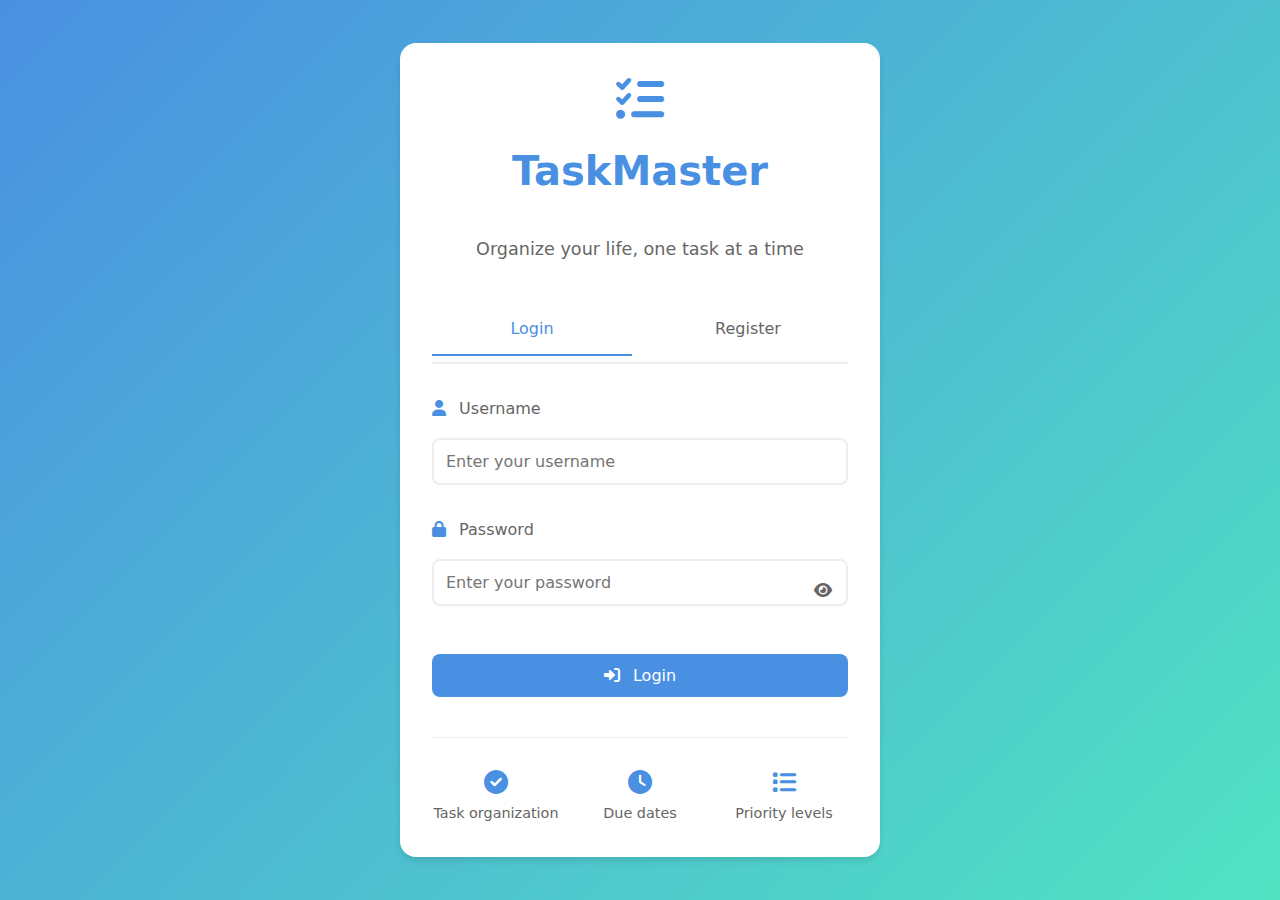
<file: index.html>
<!DOCTYPE html>
<html lang="en">
<head>
  <meta charset="UTF-8" />
  <meta name="viewport" content="width=device-width, initial-scale=1.0"/>
  <title>TaskMaster - Your Personal Task Manager</title>
  <link rel="stylesheet" href="styles.css" />
  <link rel="stylesheet" href="https://cdnjs.cloudflare.com/ajax/libs/font-awesome/6.0.0/css/all.min.css">
</head>
<body>
  <div class="auth-container">
    <div class="auth-box">
      <div class="auth-header">
        <i class="fas fa-tasks app-icon"></i>
        <h1>TaskMaster</h1>
        <p class="tagline">Organize your life, one task at a time</p>
      </div>

      <div class="auth-tabs">
        <button class="auth-tab active" onclick="switchTab('login')">Login</button>
        <button class="auth-tab" onclick="switchTab('register')">Register</button>
      </div>

      <div id="loginForm" class="auth-form active">
        <div class="input-group">
          <label for="loginUsername">
            <i class="fas fa-user"></i>
            Username
          </label>
          <input type="text" id="loginUsername" placeholder="Enter your username" />
        </div>

        <div class="input-group">
          <label for="loginPassword">
            <i class="fas fa-lock"></i>
            Password
          </label>
          <div class="password-input">
            <input type="password" id="loginPassword" placeholder="Enter your password" />
            <button class="toggle-password" onclick="togglePassword('loginPassword')">
              <i class="fas fa-eye"></i>
            </button>
          </div>
        </div>

        <button onclick="login()" class="auth-button">
          <i class="fas fa-sign-in-alt"></i>
          Login
        </button>
      </div>

      <div id="registerForm" class="auth-form">
        <div class="input-group">
          <label for="registerUsername">
            <i class="fas fa-user"></i>
            Username
          </label>
          <input type="text" id="registerUsername" placeholder="Choose a username" />
          <small class="input-hint">Username must be at least 3 characters long</small>
        </div>

        <div class="input-group">
          <label for="registerPassword">
            <i class="fas fa-lock"></i>
            Password
          </label>
          <div class="password-input">
            <input type="password" id="registerPassword" placeholder="Choose a password" onkeyup="checkPasswordStrength(this.value)" />
            <button class="toggle-password" onclick="togglePassword('registerPassword')">
              <i class="fas fa-eye"></i>
            </button>
          </div>
          <div class="password-strength">
            <div class="strength-meter">
              <div id="strengthBar" class="strength-bar"></div>
            </div>
            <small id="strengthText" class="strength-text">Password strength</small>
          </div>
          <div class="password-requirements">
            <small><i class="fas fa-check-circle"></i> At least 8 characters</small>
            <small><i class="fas fa-check-circle"></i> Contains numbers</small>
            <small><i class="fas fa-check-circle"></i> Contains special characters</small>
            <small><i class="fas fa-check-circle"></i> Contains uppercase & lowercase</small>
          </div>
        </div>

        <button onclick="register()" class="auth-button">
          <i class="fas fa-user-plus"></i>
          Create Account
        </button>
      </div>

      <div id="error" class="error"></div>

      <div class="auth-footer">
        <div class="features">
          <div class="feature">
            <i class="fas fa-check-circle"></i>
            <span>Task organization</span>
          </div>
          <div class="feature">
            <i class="fas fa-clock"></i>
            <span>Due dates</span>
          </div>
          <div class="feature">
            <i class="fas fa-list"></i>
            <span>Priority levels</span>
          </div>
        </div>
      </div>
    </div>
  </div>

  <script src="script.js"></script>
</body>
</html>
</file>
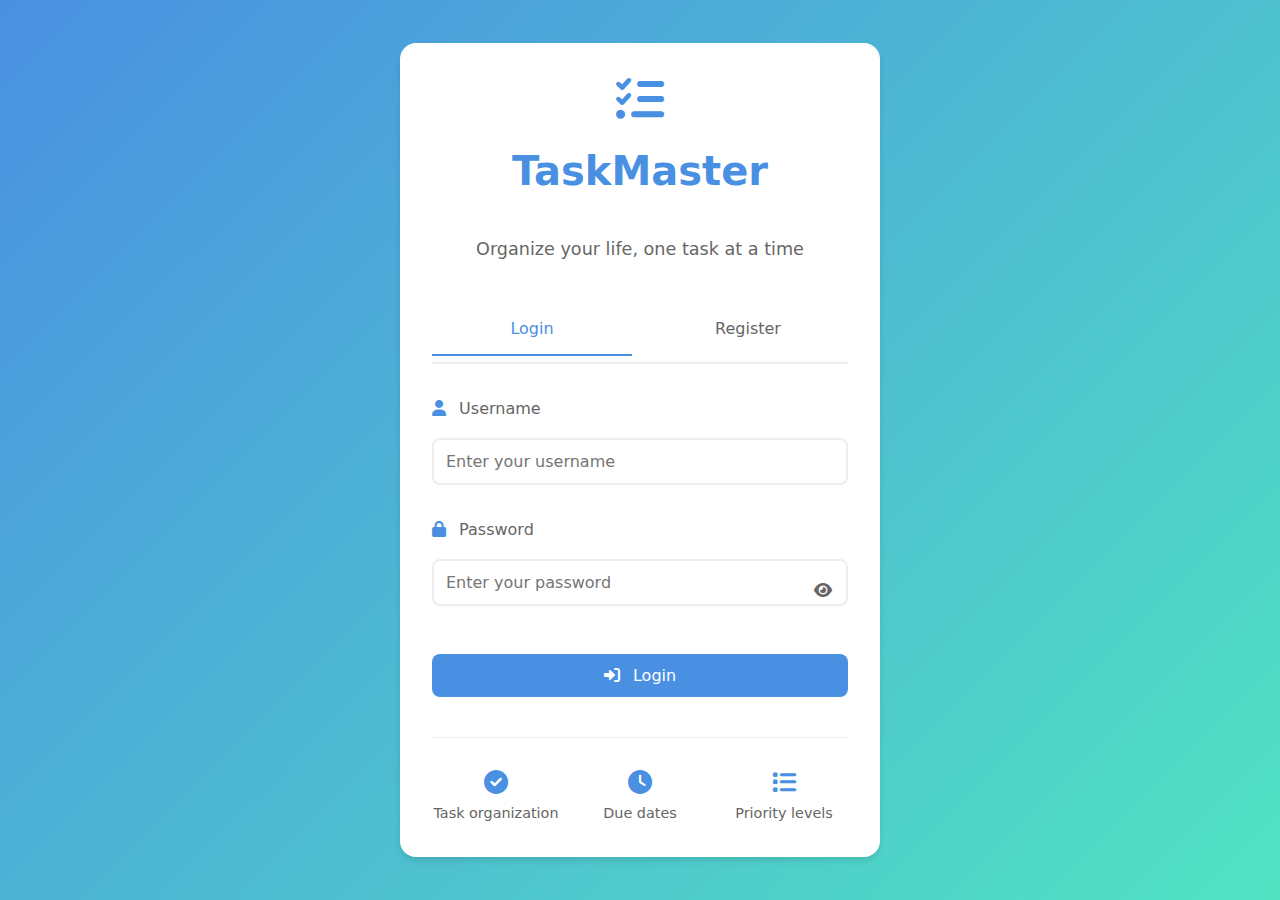
<file: dashboard.html>
<!DOCTYPE html>
<html lang="en">
<head>
  <meta charset="UTF-8" />
  <meta name="viewport" content="width=device-width, initial-scale=1.0"/>
  <title>TaskMaster Dashboard</title>
  <link rel="stylesheet" href="styles.css" />
  <link rel="stylesheet" href="https://cdnjs.cloudflare.com/ajax/libs/font-awesome/6.0.0/css/all.min.css">
</head>
<body>
  <div class="dashboard-container">
    <!-- Sidebar -->
    <aside class="sidebar">
      <div class="sidebar-header">
        <i class="fas fa-tasks app-icon"></i>
        <h2>TaskMaster</h2>
      </div>
      
      <nav class="sidebar-nav">
        <a href="#" class="nav-item active">
          <i class="fas fa-home"></i>
          <span>Dashboard</span>
        </a>
        <a href="#" class="nav-item" onclick="filterByCategory('personal')">
          <i class="fas fa-user"></i>
          <span>Personal</span>
        </a>
        <a href="#" class="nav-item" onclick="filterByCategory('work')">
          <i class="fas fa-briefcase"></i>
          <span>Work</span>
        </a>
        <a href="#" class="nav-item" onclick="filterByCategory('shopping')">
          <i class="fas fa-shopping-cart"></i>
          <span>Shopping</span>
        </a>
        <a href="#" class="nav-item" onclick="filterByCategory('health')">
          <i class="fas fa-heart"></i>
          <span>Health</span>
        </a>
      </nav>

      <div class="sidebar-footer">
        <div class="user-info">
          <i class="fas fa-user-circle"></i>
          <span id="userDisplay"></span>
        </div>
        <button onclick="logout()" class="logout-btn">
          <i class="fas fa-sign-out-alt"></i>
          <span>Logout</span>
        </button>
      </div>
    </aside>

    <!-- Main Content -->
    <main class="main-content">
      <header class="dashboard-header">
        <div class="header-search">
          <i class="fas fa-search"></i>
          <input type="text" id="searchInput" placeholder="Search tasks..." onkeyup="searchTasks()">
        </div>
        <div class="header-actions">
          <button class="sort-btn" onclick="toggleSortMenu()">
            <i class="fas fa-sort"></i>
            Sort
          </button>
          <div class="sort-menu" id="sortMenu">
            <a href="#" onclick="sortTasks('dueDate')">By Due Date</a>
            <a href="#" onclick="sortTasks('priority')">By Priority</a>
            <a href="#" onclick="sortTasks('category')">By Category</a>
            <a href="#" onclick="sortTasks('status')">By Status</a>
          </div>
        </div>
      </header>

      <div class="dashboard-stats">
        <div class="stat-card">
          <div class="stat-icon">
            <i class="fas fa-tasks"></i>
          </div>
          <div class="stat-info">
            <span id="totalTasks">0</span>
            <label>Total Tasks</label>
          </div>
        </div>
        <div class="stat-card">
          <div class="stat-icon completed">
            <i class="fas fa-check-circle"></i>
          </div>
          <div class="stat-info">
            <span id="completedTasks">0</span>
            <label>Completed</label>
          </div>
        </div>
        <div class="stat-card">
          <div class="stat-icon pending">
            <i class="fas fa-clock"></i>
          </div>
          <div class="stat-info">
            <span id="pendingTasks">0</span>
            <label>Pending</label>
          </div>
        </div>
        <div class="stat-card">
          <div class="stat-icon urgent">
            <i class="fas fa-exclamation-circle"></i>
          </div>
          <div class="stat-info">
            <span id="urgentTasks">0</span>
            <label>Urgent</label>
          </div>
        </div>
      </div>

      <div class="task-controls">
        <button class="add-task-btn" onclick="showAddTaskModal()">
          <i class="fas fa-plus"></i>
          Add New Task
        </button>
        <div class="view-controls">
          <button class="view-btn active" onclick="switchView('grid')">
            <i class="fas fa-th-large"></i>
          </button>
          <button class="view-btn" onclick="switchView('list')">
            <i class="fas fa-list"></i>
          </button>
        </div>
      </div>

      <div class="filters">
        <button class="filter-button active" onclick="filterTasks('all')">All</button>
        <button class="filter-button" onclick="filterTasks('active')">Active</button>
        <button class="filter-button" onclick="filterTasks('completed')">Completed</button>
        <button class="filter-button" onclick="filterTasks('urgent')">Urgent</button>
      </div>

      <div id="taskList" class="task-grid">
        <!-- Tasks will be dynamically added here -->
      </div>
    </main>
  </div>

  <!-- Add/Edit Task Modal -->
  <div id="taskModal" class="modal">
    <div class="modal-content">
      <div class="modal-header">
        <h3 id="modalTitle">Add New Task</h3>
        <button class="close-btn" onclick="closeModal()">
          <i class="fas fa-times"></i>
        </button>
      </div>
      <div class="modal-body">
        <div class="input-group">
          <label>Task Title</label>
          <input type="text" id="taskInput" placeholder="Enter task title">
        </div>
        <div class="input-group">
          <label>Description</label>
          <textarea id="taskDescription" placeholder="Enter task description"></textarea>
        </div>
        <div class="form-row">
          <div class="input-group">
            <label>Due Date</label>
            <input type="date" id="dueDate">
          </div>
          <div class="input-group">
            <label>Priority</label>
            <select id="priority">
              <option value="low">Low Priority</option>
              <option value="medium">Medium Priority</option>
              <option value="high">High Priority</option>
            </select>
          </div>
        </div>
        <div class="form-row">
          <div class="input-group">
            <label>Category</label>
            <select id="category">
              <option value="personal">Personal</option>
              <option value="work">Work</option>
              <option value="shopping">Shopping</option>
              <option value="health">Health</option>
            </select>
          </div>
          <div class="input-group">
            <label>Status</label>
            <select id="status">
              <option value="pending">Pending</option>
              <option value="in-progress">In Progress</option>
              <option value="completed">Completed</option>
            </select>
          </div>
        </div>
      </div>
      <div class="modal-footer">
        <button class="secondary-btn" onclick="closeModal()">Cancel</button>
        <button class="primary-btn" onclick="saveTask()">Save Task</button>
      </div>
    </div>
  </div>

  <!-- Task Template -->
  <template id="taskTemplate">
    <div class="task-card">
      <div class="task-header">
        <div class="task-category">
          <i class="fas"></i>
          <span></span>
        </div>
        <div class="task-actions">
          <button class="edit-btn" title="Edit">
            <i class="fas fa-edit"></i>
          </button>
          <button class="delete-btn" title="Delete">
            <i class="fas fa-trash"></i>
          </button>
        </div>
      </div>
      <div class="task-body">
        <h3 class="task-title"></h3>
        <p class="task-description"></p>
        <div class="task-meta">
          <span class="due-date">
            <i class="fas fa-calendar"></i>
            <span></span>
          </span>
          <span class="task-priority">
            <i class="fas fa-flag"></i>
            <span></span>
          </span>
        </div>
      </div>
      <div class="task-footer">
        <div class="task-status">
          <span class="status-dot"></span>
          <span class="status-text"></span>
        </div>
        <label class="checkbox">
          <input type="checkbox" class="task-checkbox">
          <span class="checkmark"></span>
        </label>
      </div>
    </div>
  </template>

  <script src="script.js"></script>
</body>
</html>
</file>
<file: styles.css>
:root {
    --primary-color: #4A90E2;
    --secondary-color: #50E3C2;
    --background-color: #f5f6fa;
    --text-color: #2c3e50;
    --error-color: #e74c3c;
    --success-color: #2ecc71;
    --shadow: 0 4px 6px rgba(0, 0, 0, 0.1);
    }

    * {
    margin: 0;
    padding: 0;
    box-sizing: border-box;
    font-family: 'Segoe UI', system-ui, -apple-system, sans-serif;
    }

    body {
    background: var(--background-color);
    color: var(--text-color);
    line-height: 1.6;
    }

    .container {
    max-width: 480px;
    margin: 2rem auto;
    padding: 2rem;
    background: white;
    border-radius: 12px;
    box-shadow: var(--shadow);
    }

    h1 {
    color: var(--primary-color);
    text-align: center;
    margin-bottom: 2rem;
    font-size: 2.5rem;
    }

    input {
    width: 100%;
    padding: 12px;
    margin: 8px 0;
    border: 2px solid #eee;
    border-radius: 8px;
    font-size: 1rem;
    transition: border-color 0.3s ease;
    }

    input:focus {
    outline: none;
    border-color: var(--primary-color);
    }

    button {
    width: 100%;
    padding: 12px;
    margin: 8px 0;
    border: none;
    border-radius: 8px;
    background: var(--primary-color);
    color: white;
    font-size: 1rem;
    cursor: pointer;
    transition: transform 0.2s ease, background-color 0.2s ease;
    }

    button:hover {
    transform: translateY(-2px);
    background: #357ABD;
    }

    button.secondary {
    background: white;
    border: 2px solid var(--primary-color);
    color: var(--primary-color);
    }

    button.secondary:hover {
    background: #f8f9fa;
    }

    .error {
    color: var(--error-color);
    text-align: center;
    margin-top: 1rem;
    }

    p {
    text-align: center;
    margin: 1rem 0;
    color: #666;
    }

    /* Dashboard specific styles */
    .task-list {
    margin-top: 2rem;
    }

    .task-item {
    display: flex;
    align-items: center;
    padding: 1rem;
    margin: 8px 0;
    background: white;
    border-radius: 8px;
    box-shadow: 0 2px 4px rgba(0, 0, 0, 0.05);
    }

    .task-item.completed {
    opacity: 0.7;
    }

    .task-checkbox {
    margin-right: 1rem;
    width: 20px;
    height: 20px;
    }

    .task-content {
    flex-grow: 1;
    }

    .task-title {
    font-weight: 500;
    }

    .task-due-date {
    font-size: 0.85rem;
    color: #666;
    }

    .task-actions {
    display: flex;
    gap: 0.5rem;
    }

    .task-priority {
    padding: 4px 8px;
    border-radius: 4px;
    font-size: 0.85rem;
    font-weight: 500;
    }

    .priority-high {
    background: #ffe0e0;
    color: #d63031;
    }

    .priority-medium {
    background: #fff3cd;
    color: #856404;
    }

    .priority-low {
    background: #e0f3ff;
    color: #0984e3;
    }

    .filters {
    display: flex;
    gap: 1rem;
    margin-bottom: 1rem;
    }

    .filter-button {
    flex: 1;
    padding: 8px;
    font-size: 0.9rem;
    }

    .header {
    display: flex;
    justify-content: space-between;
    align-items: center;
    margin-bottom: 2rem;
    }

    .task-input {
    display: grid;
    grid-template-columns: 2fr 1fr 1fr;
    gap: 1rem;
    margin-bottom: 2rem;
    }

    .task-stats {
    display: grid;
    grid-template-columns: repeat(3, 1fr);
    gap: 1rem;
    margin: 2rem 0;
    text-align: center;
    }

    .stat {
    background: white;
    padding: 1rem;
    border-radius: 8px;
    box-shadow: var(--shadow);
    }

    .stat span {
    font-size: 2rem;
    font-weight: bold;
    color: var(--primary-color);
    display: block;
    }

    .stat label {
    color: #666;
    font-size: 0.9rem;
    }

    .task-item {
    display: flex;
    align-items: center;
    padding: 1rem;
    margin: 8px 0;
    background: white;
    border-radius: 8px;
    box-shadow: var(--shadow);
    transition: transform 0.2s ease, opacity 0.2s ease;
    }

    .task-item:hover {
    transform: translateY(-2px);
    }

    .task-item.completed .task-title {
    text-decoration: line-through;
    color: #666;
    }

    .task-checkbox {
    margin-right: 1rem;
    width: 20px;
    height: 20px;
    accent-color: var(--primary-color);
    }

    .task-content {
    flex-grow: 1;
    margin-right: 1rem;
    }

    .task-title {
    font-weight: 500;
    margin-bottom: 0.25rem;
    }

    .task-due-date {
    font-size: 0.85rem;
    color: #666;
    }

    .task-actions {
    display: flex;
    gap: 0.5rem;
    }

    .task-actions button {
    padding: 0.5rem;
    margin: 0;
    background: transparent;
    color: #666;
    border: 1px solid #eee;
    }

    .task-actions button:hover {
    background: #f8f9fa;
    color: var(--primary-color);
    transform: none;
    }

    .edit-btn, .delete-btn {
    width: 40px;
    height: 40px;
    }

    .delete-btn:hover {
    color: var(--error-color) !important;
    border-color: var(--error-color);
    }

    /* Priority styles */
    .priority-high {
    border-left: 4px solid var(--error-color);
    }

    .priority-medium {
    border-left: 4px solid #f1c40f;
    }

    .priority-low {
    border-left: 4px solid var(--success-color);
    }

    /* Responsive design */
    @media (max-width: 768px) {
    .container {
        margin: 1rem;
        padding: 1rem;
    }

    .task-input {
        grid-template-columns: 1fr;
    }

    .task-stats {
        grid-template-columns: 1fr;
    }

    .task-actions {
        flex-direction: column;
    }
    }

    /* Authentication specific styles */
    .auth-container {
    min-height: 100vh;
    display: flex;
    align-items: center;
    justify-content: center;
    padding: 2rem;
    background: linear-gradient(135deg, var(--primary-color), var(--secondary-color));
    }

    .auth-box {
    width: 100%;
    max-width: 480px;
    background: white;
    border-radius: 16px;
    box-shadow: var(--shadow);
    padding: 2rem;
    }

    .auth-header {
    text-align: center;
    margin-bottom: 2rem;
    }

    .app-icon {
    font-size: 3rem;
    color: var(--primary-color);
    margin-bottom: 1rem;
    }

    .tagline {
    color: #666;
    font-size: 1.1rem;
    margin-top: 0.5rem;
    }

    .auth-tabs {
    display: flex;
    gap: 1rem;
    margin-bottom: 2rem;
    border-bottom: 2px solid #eee;
    }

    .auth-tab {
    flex: 1;
    background: none;
    border: none;
    padding: 1rem;
    color: #666;
    font-size: 1rem;
    cursor: pointer;
    position: relative;
    transition: color 0.3s ease;
    }

    .auth-tab:hover {
    color: var(--primary-color);
    }

    .auth-tab.active {
    color: var(--primary-color);
    }

    .auth-tab.active::after {
    content: '';
    position: absolute;
    bottom: -2px;
    left: 0;
    width: 100%;
    height: 2px;
    background: var(--primary-color);
    }

    .auth-form {
    display: none;
    }

    .auth-form.active {
    display: block;
    }

    .input-group {
    margin-bottom: 1.5rem;
    }

    .input-group label {
    display: block;
    margin-bottom: 0.5rem;
    color: #666;
    font-weight: 500;
    }

    .input-group label i {
    margin-right: 0.5rem;
    color: var(--primary-color);
    }

    .input-hint {
    display: block;
    margin-top: 0.25rem;
    color: #666;
    font-size: 0.85rem;
    }

    .password-input {
    position: relative;
    }

    .toggle-password {
    position: absolute;
    right: 1rem;
    top: 50%;
    transform: translateY(-50%);
    background: none;
    border: none;
    padding: 0;
    color: #666;
    cursor: pointer;
    width: auto;
    }

    .toggle-password:hover {
    color: var(--primary-color);
    transform: translateY(-50%);
    }

    .password-strength {
    margin-top: 0.5rem;
    }

    .strength-meter {
    height: 4px;
    background: #eee;
    border-radius: 2px;
    margin-bottom: 0.25rem;
    }

    .strength-bar {
    height: 100%;
    width: 0;
    background: var(--error-color);
    border-radius: 2px;
    transition: all 0.3s ease;
    }

    .strength-bar.weak {
    width: 33%;
    background: var(--error-color);
    }

    .strength-bar.medium {
    width: 66%;
    background: #f1c40f;
    }

    .strength-bar.strong {
    width: 100%;
    background: var(--success-color);
    }

    .strength-text {
    color: #666;
    font-size: 0.85rem;
    }

    .password-requirements {
    margin-top: 0.5rem;
    display: grid;
    grid-template-columns: 1fr 1fr;
    gap: 0.5rem;
    }

    .password-requirements small {
    color: #666;
    font-size: 0.85rem;
    }

    .password-requirements small i {
    color: #ccc;
    margin-right: 0.25rem;
    }

    .password-requirements small i.valid {
    color: var(--success-color);
    }

    .auth-button {
    margin-top: 1rem;
    }

    .auth-button i {
    margin-right: 0.5rem;
    }

    .auth-footer {
    margin-top: 2rem;
    padding-top: 2rem;
    border-top: 1px solid #eee;
    }

    .features {
    display: grid;
    grid-template-columns: repeat(3, 1fr);
    gap: 1rem;
    text-align: center;
    }

    .feature {
    display: flex;
    flex-direction: column;
    align-items: center;
    gap: 0.5rem;
    }

    .feature i {
    font-size: 1.5rem;
    color: var(--primary-color);
    }

    .feature span {
    font-size: 0.9rem;
    color: #666;
    }

    @media (max-width: 480px) {
    .auth-box {
        padding: 1.5rem;
    }

    .password-requirements {
        grid-template-columns: 1fr;
    }

    .features {
        grid-template-columns: 1fr;
    }
    }

    /* Dashboard Layout */
    .dashboard-container {
        display: grid;
        grid-template-columns: 250px 1fr;
        min-height: 100vh;
    }

    /* Sidebar */
    .sidebar {
        background: white;
        padding: 2rem;
        border-right: 1px solid #eee;
        display: flex;
        flex-direction: column;
    }

    .sidebar-header {
        display: flex;
        align-items: center;
        gap: 1rem;
        margin-bottom: 2rem;
    }

    .sidebar-header h2 {
        color: var(--primary-color);
        font-size: 1.5rem;
    }

    .sidebar-nav {
        display: flex;
        flex-direction: column;
        gap: 0.5rem;
        flex-grow: 1;
    }

    .nav-item {
        display: flex;
        align-items: center;
        gap: 1rem;
        padding: 0.75rem 1rem;
        color: #666;
        text-decoration: none;
        border-radius: 8px;
        transition: all 0.3s ease;
    }

    .nav-item:hover {
        background: #f8f9fa;
        color: var(--primary-color);
    }

    .nav-item.active {
        background: var(--primary-color);
        color: white;
    }

    .sidebar-footer {
        margin-top: auto;
        padding-top: 1rem;
        border-top: 1px solid #eee;
    }

    .user-info {
        display: flex;
        align-items: center;
        gap: 0.5rem;
        margin-bottom: 1rem;
    }

    .user-info i {
        font-size: 1.5rem;
        color: #666;
    }

    .logout-btn {
        width: 100%;
        display: flex;
        align-items: center;
        justify-content: center;
        gap: 0.5rem;
        background: none;
        border: 1px solid #eee;
        color: #666;
    }

    .logout-btn:hover {
        background: #fee2e2;
        color: #dc2626;
        border-color: #dc2626;
    }

    /* Main Content */
    .main-content {
        padding: 2rem;
        background: var(--background-color);
    }

    /* Dashboard Header */
    .dashboard-header {
        display: flex;
        justify-content: space-between;
        align-items: center;
        margin-bottom: 2rem;
    }

    .header-search {
        position: relative;
        flex: 1;
        max-width: 400px;
    }

    .header-search i {
        position: absolute;
        left: 1rem;
        top: 50%;
        transform: translateY(-50%);
        color: #666;
    }

    .header-search input {
        width: 100%;
        padding: 0.75rem 1rem 0.75rem 2.5rem;
        border: none;
        border-radius: 8px;
        background: white;
    }

    .header-actions {
        position: relative;
    }

    .sort-btn {
        display: flex;
        align-items: center;
        gap: 0.5rem;
        background: white;
        border: 1px solid #eee;
        color: #666;
        padding: 0.75rem 1rem;
        border-radius: 8px;
        cursor: pointer;
    }

    .sort-menu {
        position: absolute;
        top: 100%;
        right: 0;
        background: white;
        border-radius: 8px;
        box-shadow: var(--shadow);
        min-width: 200px;
        display: none;
        z-index: 100;
    }

    .sort-menu.active {
        display: block;
    }

    .sort-menu a {
        display: block;
        padding: 0.75rem 1rem;
        color: #666;
        text-decoration: none;
        transition: all 0.3s ease;
    }

    .sort-menu a:hover {
        background: #f8f9fa;
        color: var(--primary-color);
    }

    /* Dashboard Stats */
    .dashboard-stats {
        display: grid;
        grid-template-columns: repeat(4, 1fr);
        gap: 1.5rem;
        margin-bottom: 2rem;
    }

    .stat-card {
        background: white;
        padding: 1.5rem;
        border-radius: 12px;
        display: flex;
        align-items: center;
        gap: 1rem;
    }

    .stat-icon {
        width: 48px;
        height: 48px;
        border-radius: 12px;
        background: var(--primary-color);
        color: white;
        display: flex;
        align-items: center;
        justify-content: center;
        font-size: 1.5rem;
    }

    .stat-icon.completed {
        background: var(--success-color);
    }

    .stat-icon.pending {
        background: #f1c40f;
    }

    .stat-icon.urgent {
        background: var(--error-color);
    }

    .stat-info span {
        display: block;
        font-size: 1.5rem;
        font-weight: bold;
        color: var(--text-color);
    }

    .stat-info label {
        color: #666;
        font-size: 0.9rem;
    }

    /* Task Controls */
    .task-controls {
        display: flex;
        justify-content: space-between;
        align-items: center;
        margin-bottom: 2rem;
    }

    .add-task-btn {
        display: flex;
        align-items: center;
        gap: 0.5rem;
        background: var(--primary-color);
        color: white;
        padding: 0.75rem 1.5rem;
        border-radius: 8px;
        border: none;
        cursor: pointer;
        transition: all 0.3s ease;
    }

    .add-task-btn:hover {
        transform: translateY(-2px);
        box-shadow: var(--shadow);
    }

    .view-controls {
        display: flex;
        gap: 0.5rem;
    }

    .view-btn {
        background: white;
        border: 1px solid #eee;
        color: #666;
        width: 40px;
        height: 40px;
        border-radius: 8px;
        display: flex;
        align-items: center;
        justify-content: center;
        cursor: pointer;
        transition: all 0.3s ease;
    }

    .view-btn:hover {
        color: var(--primary-color);
        border-color: var(--primary-color);
    }

    .view-btn.active {
        background: var(--primary-color);
        color: white;
        border-color: var(--primary-color);
    }

    /* Task Grid */
    .task-grid {
        display: grid;
        grid-template-columns: repeat(auto-fill, minmax(300px, 1fr));
        gap: 1.5rem;
    }

    .task-card {
        background: white;
        border-radius: 12px;
        overflow: hidden;
        transition: all 0.3s ease;
    }

    .task-card:hover {
        transform: translateY(-4px);
        box-shadow: var(--shadow);
    }

    .task-header {
        padding: 1rem;
        display: flex;
        justify-content: space-between;
        align-items: center;
        border-bottom: 1px solid #eee;
    }

    .task-category {
        display: flex;
        align-items: center;
        gap: 0.5rem;
        color: #666;
    }

    .task-category i {
        color: var(--primary-color);
    }

    .task-actions {
        display: flex;
        gap: 0.5rem;
    }

    .task-actions button {
        background: none;
        border: none;
        color: #666;
        cursor: pointer;
        padding: 0.5rem;
        border-radius: 4px;
        transition: all 0.3s ease;
    }

    .task-actions button:hover {
        background: #f8f9fa;
        color: var(--primary-color);
    }

    .task-body {
        padding: 1rem;
    }

    .task-title {
        font-size: 1.1rem;
        font-weight: 500;
        margin-bottom: 0.5rem;
        color: var(--text-color);
    }

    .task-description {
        color: #666;
        font-size: 0.9rem;
        margin-bottom: 1rem;
        line-height: 1.5;
    }

    .task-meta {
        display: flex;
        gap: 1rem;
        color: #666;
        font-size: 0.9rem;
    }

    .task-meta span {
        display: flex;
        align-items: center;
        gap: 0.25rem;
    }

    .task-footer {
        padding: 1rem;
        background: #f8f9fa;
        display: flex;
        justify-content: space-between;
        align-items: center;
    }

    .task-status {
        display: flex;
        align-items: center;
        gap: 0.5rem;
    }

    .status-dot {
        width: 8px;
        height: 8px;
        border-radius: 50%;
        background: #666;
    }

    .status-dot.pending {
        background: #f1c40f;
    }

    .status-dot.in-progress {
        background: var(--primary-color);
    }

    .status-dot.completed {
        background: var(--success-color);
    }

    .status-text {
        color: #666;
        font-size: 0.9rem;
    }

    /* Modal */
    .modal {
        position: fixed;
        top: 0;
        left: 0;
        right: 0;
        bottom: 0;
        background: rgba(0, 0, 0, 0.5);
        display: none;
        align-items: center;
        justify-content: center;
        z-index: 1000;
    }

    .modal.active {
        display: flex;
    }

    .modal-content {
        background: white;
        border-radius: 12px;
        width: 100%;
        max-width: 600px;
        max-height: 90vh;
        overflow-y: auto;
    }

    .modal-header {
        padding: 1.5rem;
        border-bottom: 1px solid #eee;
        display: flex;
        justify-content: space-between;
        align-items: center;
    }

    .modal-header h3 {
        color: var(--text-color);
        font-size: 1.25rem;
    }

    .close-btn {
        background: none;
        border: none;
        color: #666;
        cursor: pointer;
        font-size: 1.25rem;
    }

    .modal-body {
        padding: 1.5rem;
    }

    .form-row {
        display: grid;
        grid-template-columns: 1fr 1fr;
        gap: 1rem;
        margin-bottom: 1rem;
    }

    .modal-footer {
        padding: 1.5rem;
        border-top: 1px solid #eee;
        display: flex;
        justify-content: flex-end;
        gap: 1rem;
    }

    .secondary-btn {
        background: white;
        border: 1px solid #eee;
        color: #666;
        padding: 0.75rem 1.5rem;
        border-radius: 8px;
        cursor: pointer;
    }

    .primary-btn {
        background: var(--primary-color);
        color: white;
        padding: 0.75rem 1.5rem;
        border-radius: 8px;
        border: none;
        cursor: pointer;
    }

    /* Responsive Design */
    @media (max-width: 1024px) {
        .dashboard-container {
            grid-template-columns: 200px 1fr;
        }

        .dashboard-stats {
            grid-template-columns: repeat(2, 1fr);
        }
    }

    @media (max-width: 768px) {
        .dashboard-container {
            grid-template-columns: 1fr;
        }

        .sidebar {
            display: none;
        }

        .task-grid {
            grid-template-columns: 1fr;
        }

        .form-row {
            grid-template-columns: 1fr;
        }
    }
</file>
